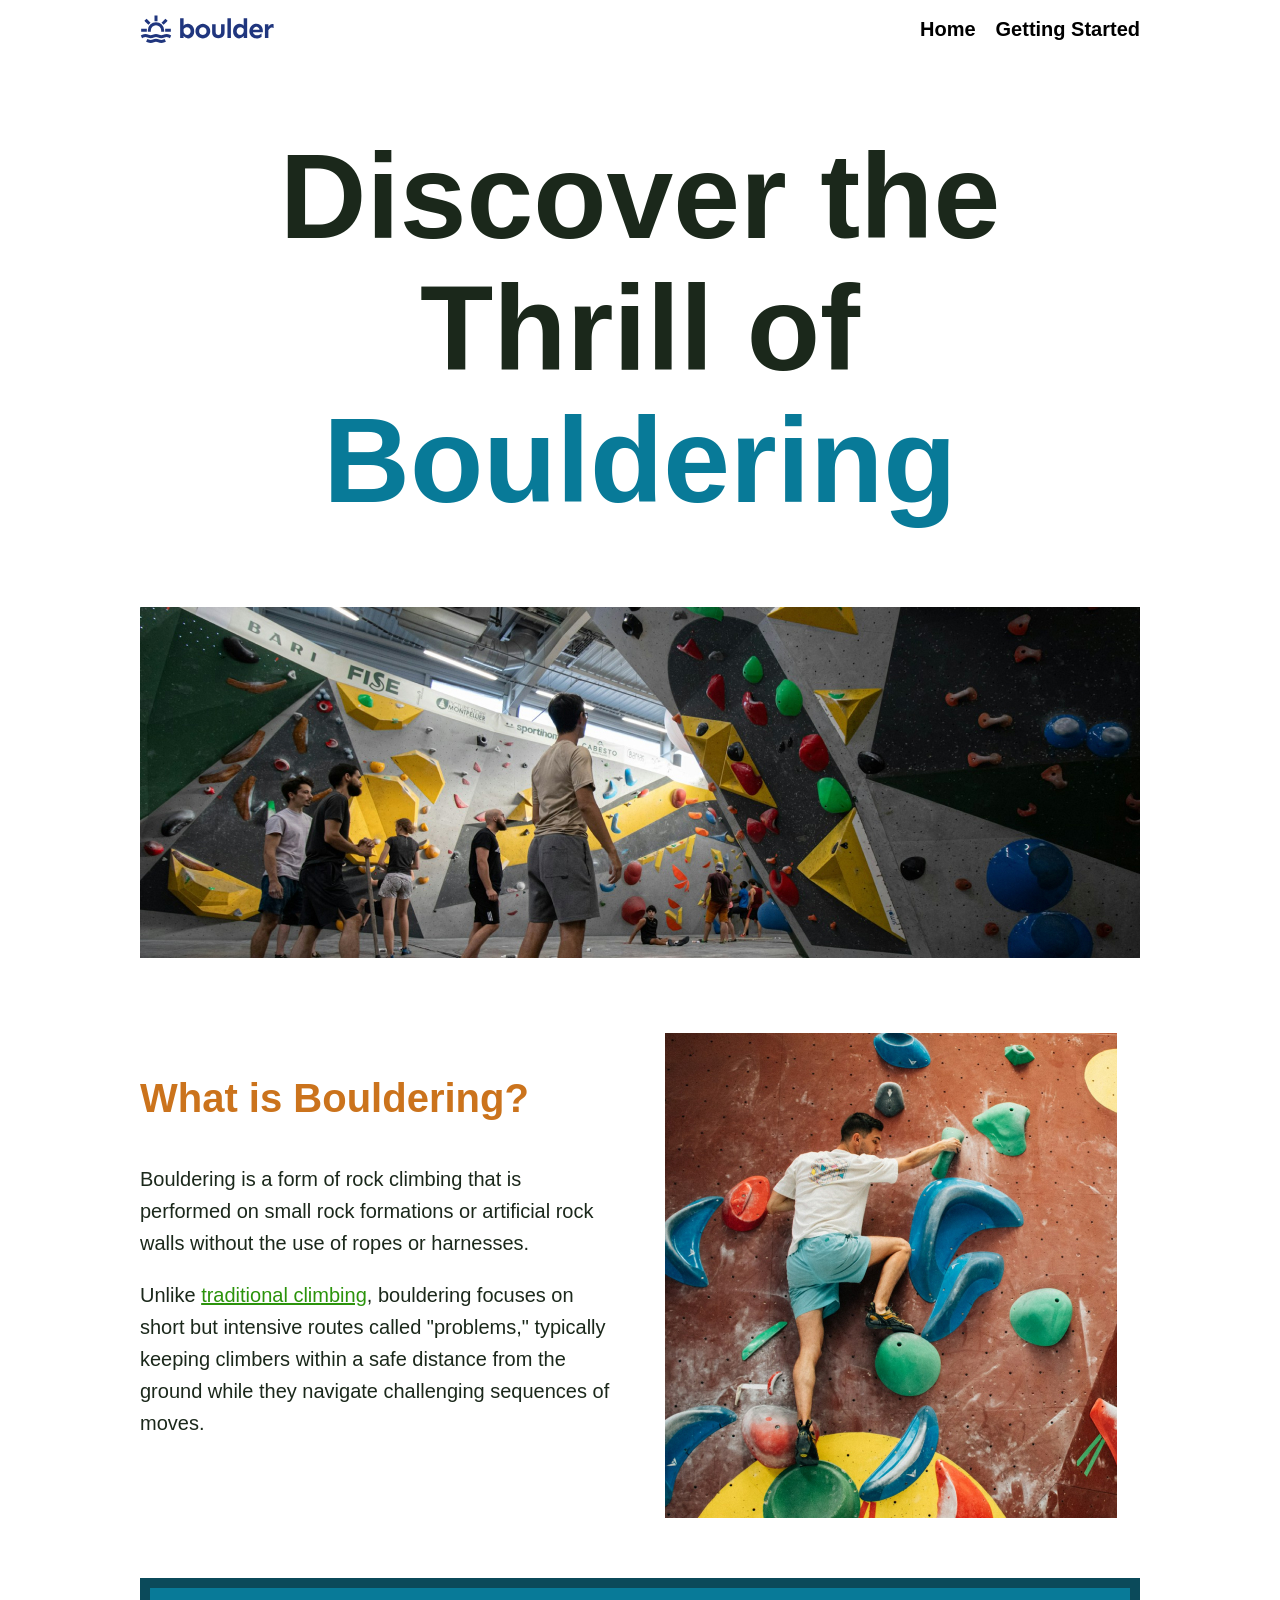
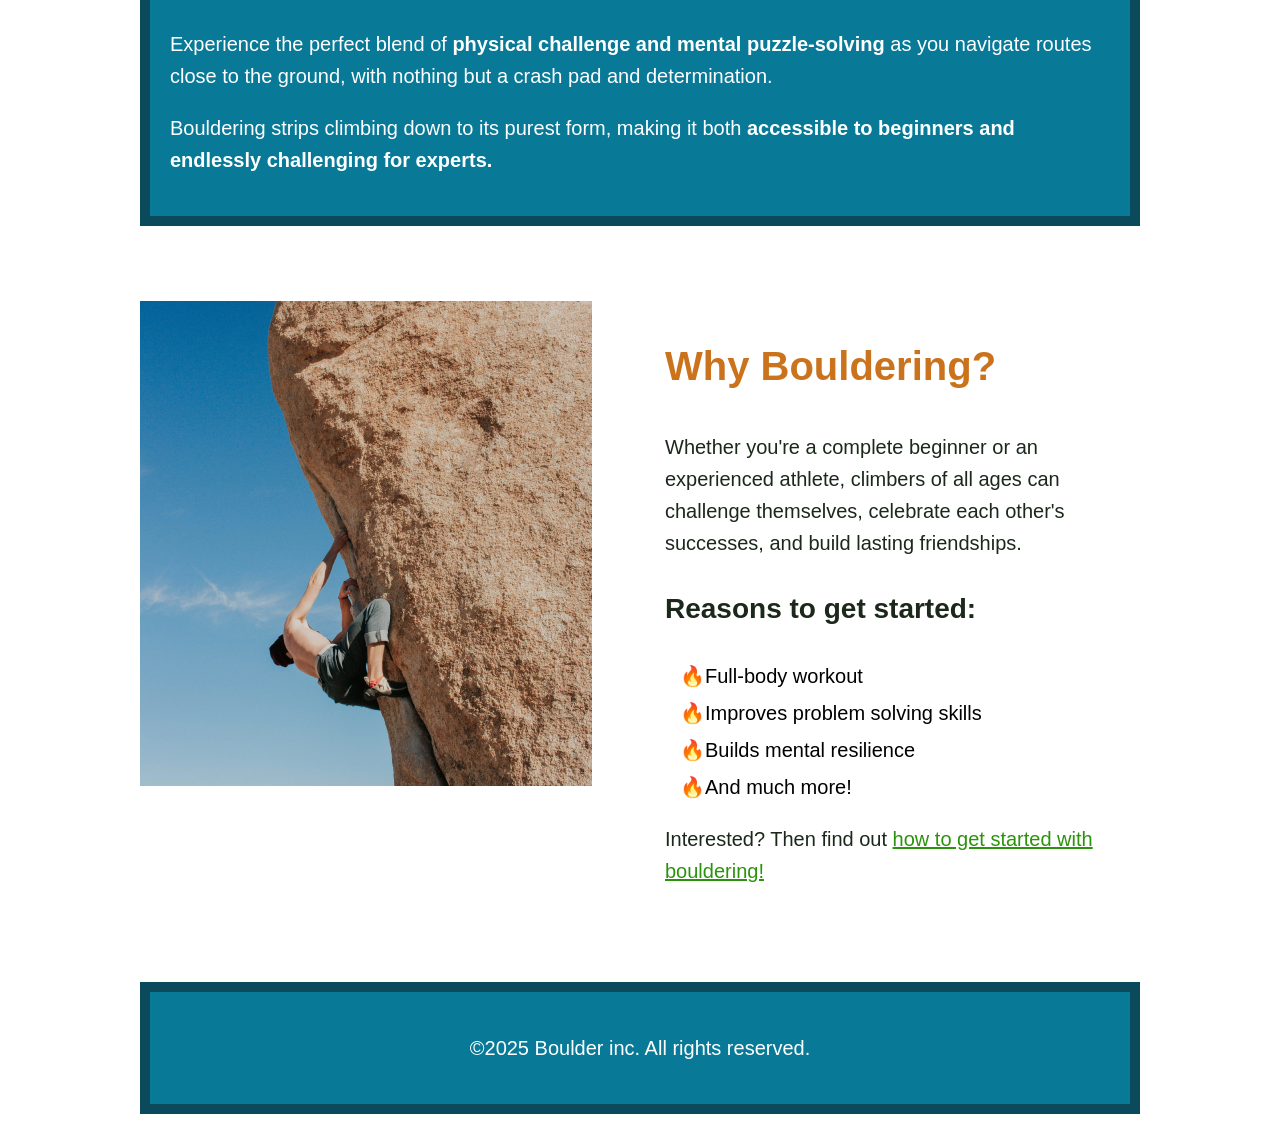
<file: index.html>
<!doctype html>
<html>
  <head>
    <title>My First Website</title>
    <link href="css/style.css?v=1" rel="stylesheet" />
  </head>
  <body>
    <div class="wrapper">
      <header>
        <img src="images/logo.svg" alt="Boulder inc." />
        <nav class="primary-navigation" aria-label="Primary Navigation">
          <ul>
            <li><a href="index.html">Home</a></li>
            <li><a href="getting-started.html">Getting Started</a></li>
          </ul>
        </nav>
      </header>
      <main>
        <h1>Discover the Thrill of <span class="title-nm">Bouldering</span></h1>
        <img
          src="images/bouldering-gym.jpg"
          alt="An indoor bouldering gym, with a lot of people"
        />

        <section>
          <div class="two-column-layout">
            <div>
              <h2>What is Bouldering?</h2>
              <p>
                Bouldering is a form of rock climbing that is performed on small
                rock formations or artificial rock walls without the use of
                ropes or harnesses.
              </p>
              <p>
                Unlike
                <a
                  href="https://unlevel-edge.com/blogs/climbing-blog/traditional-climbing?srsltid=AfmBOooToGn-pzfhdE18WWhfOJ3B5JkhmnFjv9WRkLU8W1oVKvrHRh6u"
                  >traditional climbing</a
                >, bouldering focuses on short but intensive routes called
                "problems," typically keeping climbers within a safe distance
                from the ground while they navigate challenging sequences of
                moves.
              </p>
            </div>
            <img
              src="images/what-is-bouldering.jpg"
              alt="A man attemptiing to do the bouldering"
            />
          </div>
          <div class="teal-bg">
            <p>
              Experience the perfect blend of
              <strong>physical challenge and mental puzzle-solving</strong> as
              you navigate routes close to the ground, with nothing but a crash
              pad and determination.
            </p>
            <p>
              Bouldering strips climbing down to its purest form, making it both
              <strong
                >accessible to beginners and endlessly challenging for
                experts.</strong
              >
            </p>
          </div>
        </section>
        <section>
          <div class="two-column-layout">
            <img
              src="images/why-bouldering.jpg"
              alt="A man trying to climb the mountain"
            />
            <div>
              <h2>Why Bouldering?</h2>
              <p>
                Whether you're a complete beginner or an experienced athlete,
                climbers of all ages can challenge themselves, celebrate each
                other's successes, and build lasting friendships.
              </p>
              <h3>Reasons to get started:</h3>
              <ul>
                <li>Full-body workout</li>
                <li>Improves problem solving skills</li>
                <li>Builds mental resilience</li>
                <li>And much more!</li>
              </ul>
              <p>
                Interested? Then find out
                <a href="getting-started.html"
                  >how to get started with bouldering!</a
                >
              </p>
            </div>
          </div>
        </section>
      </main>
      <footer class="teal-bg">
        <p>©2025 Boulder inc. All rights reserved.</p>
      </footer>
    </div>
  </body>
</html>
</file>
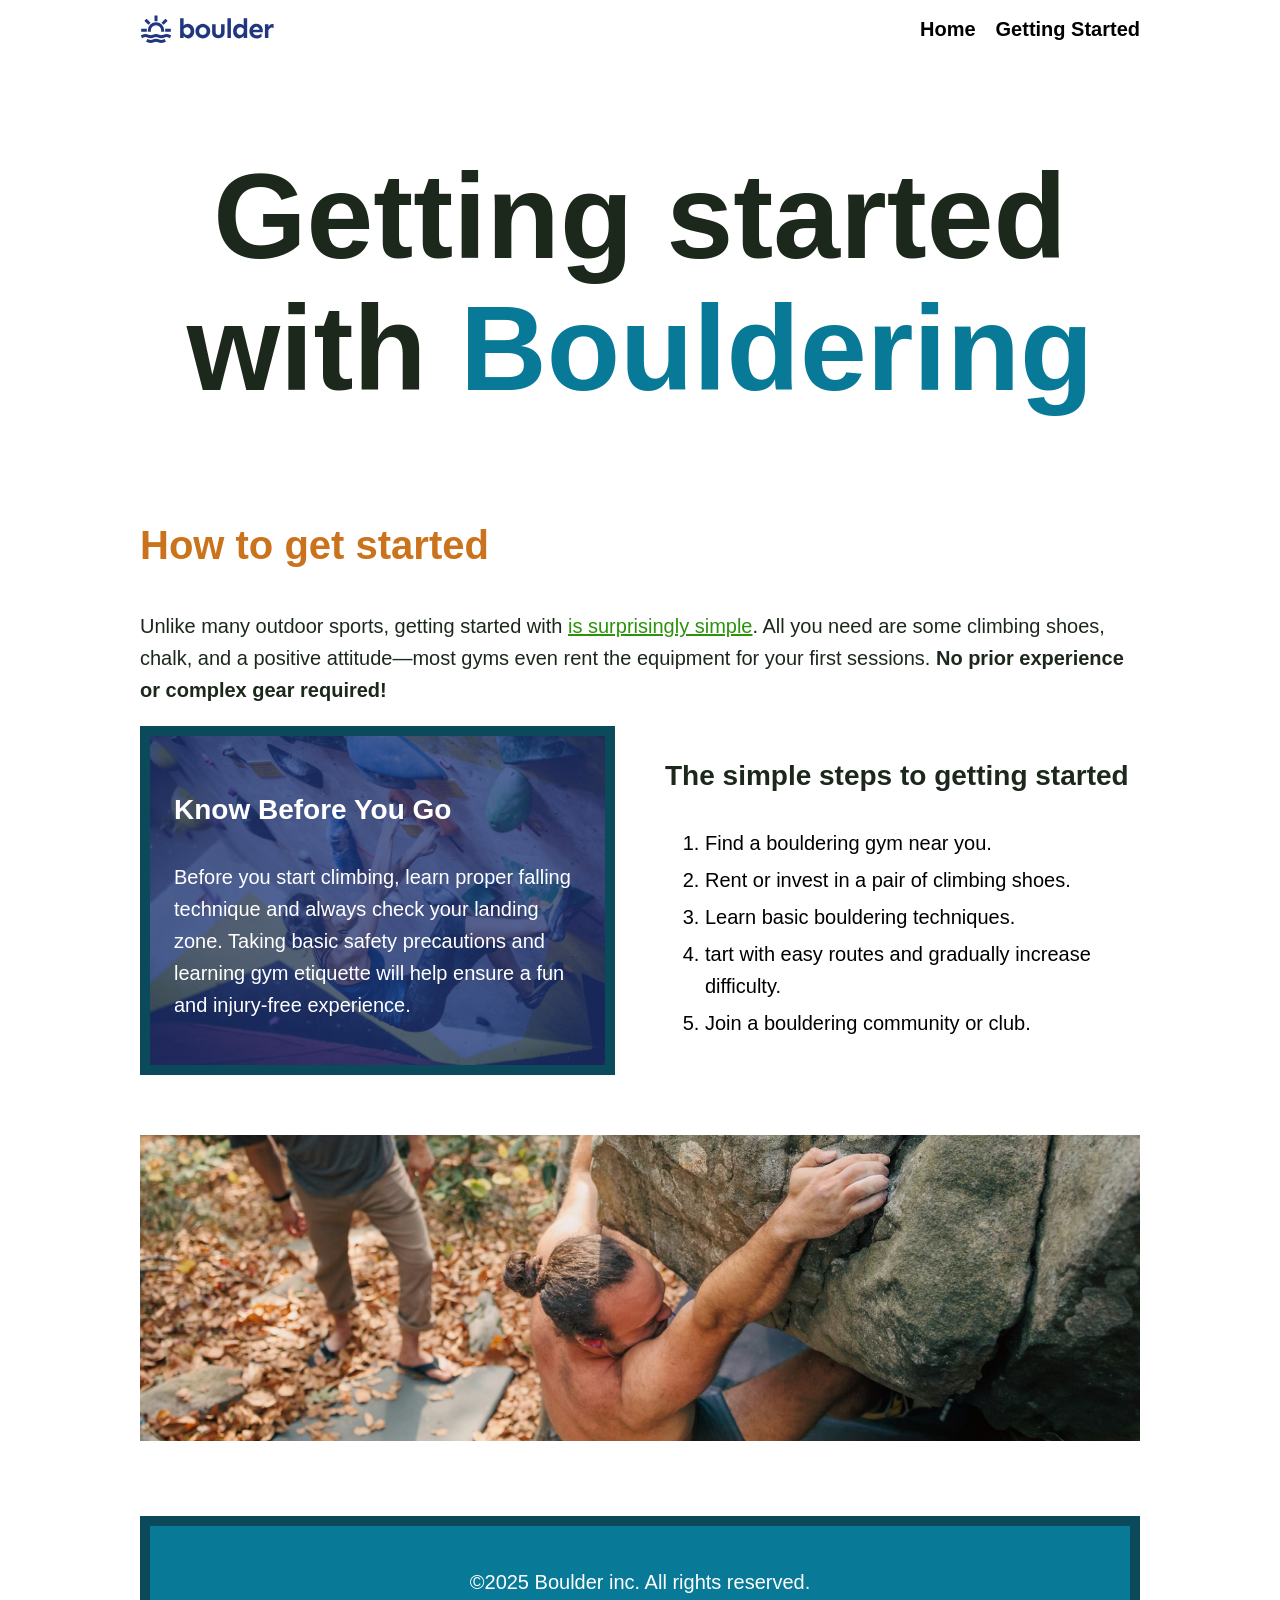
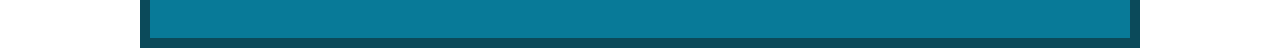
<file: getting-started.html>
<!doctype html>
<html>
  <head>
    <title>Bouldering</title>
    <link href="css/style.css" rel="stylesheet" />
  </head>
  <body>
    <div class="wrapper">
      <header>
        <img src="images/logo.svg" alt="Boulder inc." />
        <nav class="primary-navigation" aria-label="Primary Navigation">
        <ul>
          <li><a href="index.html">Home</a></li>
          <li><a href="getting-started.html">Getting Started</a></li>
        </ul>
      </nav>
      </header>
      <main>
        <section>
          <h1>Getting started with <span class="title-nm">Bouldering</span></h1>
          <h2>How to get started</h2>
          <p>
            Unlike many outdoor sports, getting started with
            <a href="index.html">is surprisingly simple</a>. All you need are
            some climbing shoes, chalk, and a positive attitude—most gyms even
            rent the equipment for your first sessions.
            <strong>No prior experience or complex gear required!</strong>
          </p>
          <div class="two-column-layout">
            <div class="climber-bg">
              <h3>Know Before You Go</h3>
              <p>
                Before you start climbing, learn proper falling technique and
                always check your landing zone. Taking basic safety precautions
                and learning gym etiquette will help ensure a fun and
                injury-free experience.
              </p>
            </div>
            <div>
              <h3>The simple steps to getting started</h3>
              <ol>
                <li>Find a bouldering gym near you.</li>
                <li>Rent or invest in a pair of climbing shoes.</li>
                <li>Learn basic bouldering techniques.</li>
                <li>
                  tart with easy routes and gradually increase difficulty.
                </li>
                <li>Join a bouldering community or club.</li>
              </ol>
            </div>
          </div>

          <img
            src="images/getting-started-outdoors.jpg"
            alt="An overhead angle of a shirtless man climbing a boulder outdoors."
          />
        </section>
      </main>
      <footer class="teal-bg">
        <p>©2025 Boulder inc. All rights reserved.</p>
      </footer>
    </div>
  </body>
</html>
</file>
<file: css/style.css>
body {
  font-family: sans-serif;
  color: #1b281b;
  font-size: 1.25rem;
  line-height: 1.6;
  padding: 0px 100px;
}

h1 {
  font-size: 4.5rem;
  text-align: center;
  line-height: 1.1;
  @media (width > 800px) {
    font-size: 7.5rem;
  }
}
a {
  color: inherit;
}
h2 {
  color: #cb731c;
  font-size: 2.5rem;
}
h3 {
  font-size: 1.75rem;
}
.wrapper{
  max-inline-size: 1000px;
  margin-inline: auto;
}
.two-column-layout{
  display: grid;
  gap: 50px;
  margin-block-end: 60px;

  @media (width > 800px) {
    grid-template-columns: 1fr 1fr;
  }
}
section{
  margin-block: 75px;
}

header{
  justify-content: space-between;
  display: flex;
  gap: 20px;
}
.primary-navigation ul{
  list-style: none;
  margin: 0;
  padding: 0;
  display: flex;
  gap: 20px;
}
.primary-navigation a{
  color: black;
  font-weight: bold;
  text-decoration: none;
}
.primary-navigation a:hover, .primary-navigation a:focus{
  color: #5f9b9f;
}
footer {
  text-align: center;
}
.teal-bg{
  color: #ffffff;
  border: #0b4a5a solid 10px;
  background-color: #087A98;
  padding: 20px;
}
.title-nm{
  color: #087A98;
}
a{
  color: #2b930b;
}
a:hover, a:focus-visible{
  color: #6ec4c0;
}
img{
  max-inline-size: 100%;
  display: block;
}
.climber-bg{
  color: #ffffff;
  background-image: url("../images/simple-steps.jpg");
  padding: 24px;
  border: #0b4a5a solid 10px;
  background-repeat: no-repeat;
  background-position: center;
  background-size: cover;
}
ul, ol{
  color: black;
}
li{
  margin-block: 5px;
}
section ul li::marker{
  content: '🔥';
}
</file>
